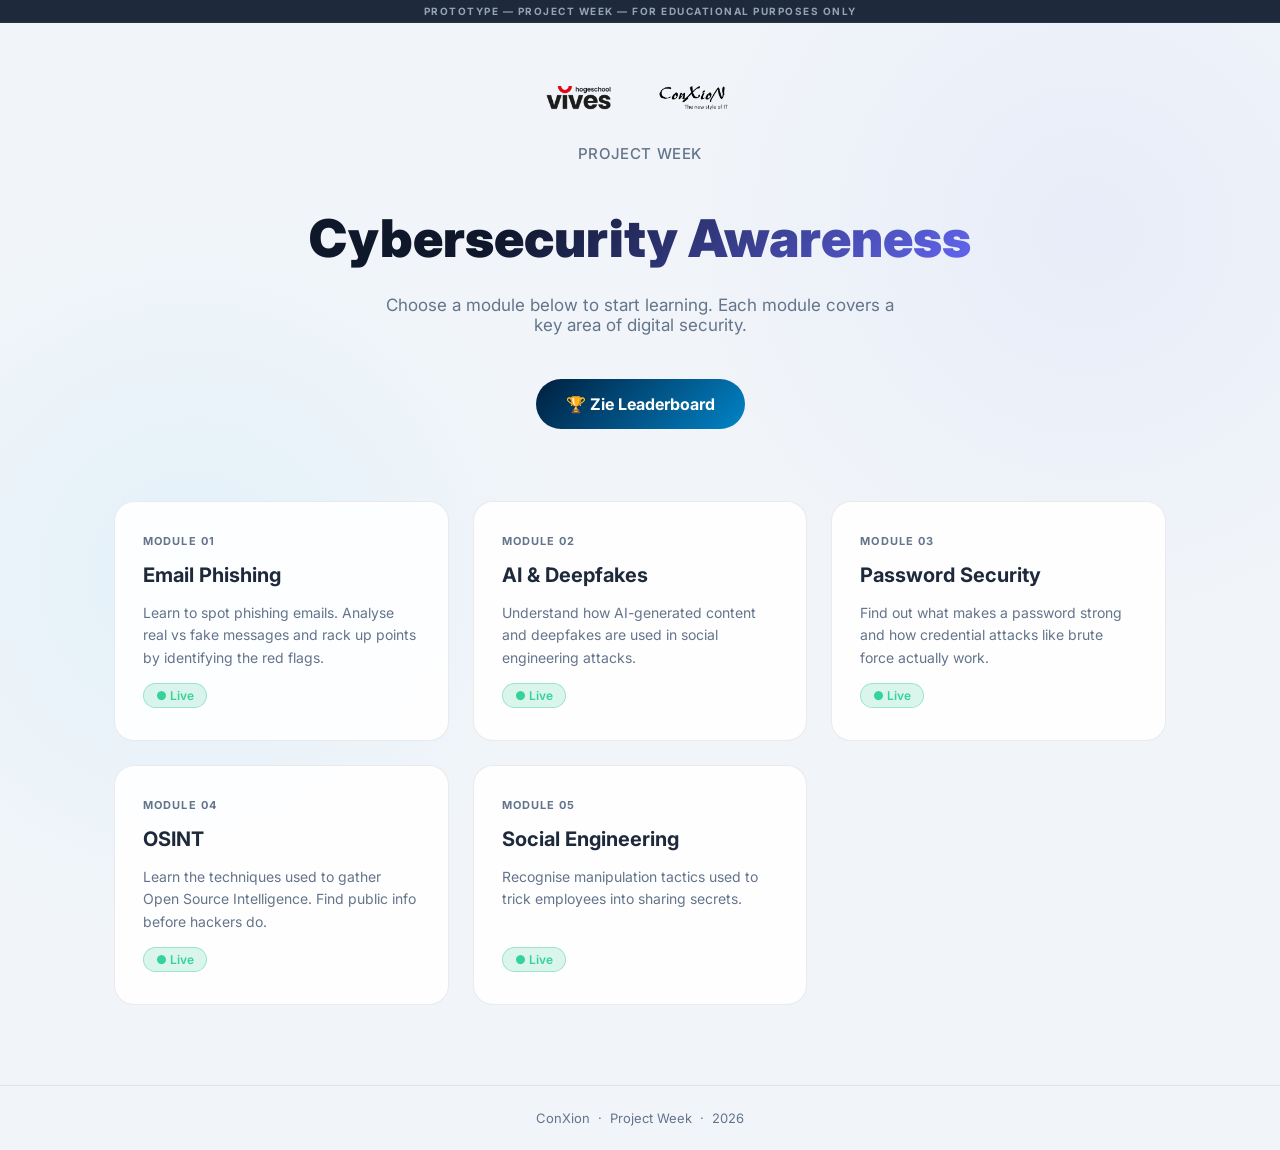
<file: index.html>
<!DOCTYPE html>
<html lang="en">

<head>
    <meta charset="UTF-8">
    <meta name="viewport" content="width=device-width, initial-scale=1.0">
    <title>ConXion — Project Week</title>
    <link rel="preconnect" href="https://fonts.googleapis.com">
    <link href="https://fonts.googleapis.com/css2?family=Inter:wght@400;500;600;700;800;900&display=swap"
        rel="stylesheet">
    <link rel="stylesheet" href="style.css">

</head>

<body>
    <div class="prototype-banner">
        PROTOTYPE — PROJECT WEEK — FOR EDUCATIONAL PURPOSES ONLY
    </div>

    <header>
        <div class="logo">
            <img src="vives.png" alt="VIVES Logo" style="height: 48px; width: auto; border-radius: 8px;">
            <img src="conxion.png" alt="ConXion Logo" style="height: 52px; width: auto; margin-left: 10px;">
        </div>
        <p class="tagline">Project Week</p>
        <h1 class="hero-title">Cybersecurity Awareness</h1>
        <p class="hero-sub">Choose a module below to start learning. Each module covers a key area of digital security.
        </p>
        <div style="margin-top: 30px; display: flex; justify-content: center; gap: 15px;">
            <a href="leaderboard.html" class="module-card"
                style="padding: 15px 30px; min-height: auto; max-width: 300px; display: flex; align-items: center; justify-content: center; gap: 10px; border-radius: 50px; background: linear-gradient(135deg, #001f3f, #0284c7); color: white; border: none; font-weight: 700; text-decoration: none; cursor: pointer; transition: transform 0.2s;">
                🏆 Zie Leaderboard
            </a>
        </div>
    </header>

    <div class="grid">

        <!-- Module 1 — live -->
        <a href="Module1-EmailPhishing/index.html" class="module-card active">
            <div class="card-number">Module 01</div>
            <div class="card-title">Email Phishing</div>
            <div class="card-desc">Learn to spot phishing emails. Analyse real vs fake messages and rack up points by
                identifying the red flags.</div>
            <div class="card-badge badge-live">● Live</div>
            <div class="card-arrow">→</div>
        </a>

        <!-- Module 2 — placeholder -->
        <a href="Module2-AI/index.html" class="module-card active">
            <div class="card-number">Module 02</div>
            <div class="card-title">AI & Deepfakes</div>
            <div class="card-desc">Understand how AI-generated content and deepfakes are used in social engineering
                attacks.</div>
            <div class="card-badge badge-live">● Live</div>
            <div class="card-arrow">→</div>
        </a>

        <!-- Module 3 — placeholder -->
        <a href="Module3-Password/index.html" class="module-card active">
            <div class="card-number">Module 03</div>
            <div class="card-title">Password Security</div>
            <div class="card-desc">Find out what makes a password strong and how credential attacks like brute force
                actually work.</div>
            <div class="card-badge badge-live">● Live</div>
        </a>

        <!-- Module 4 — placeholder -->
        <a href="Module4-XXX/index.html" class="module-card active">
            <div class="card-number">Module 04</div>
            <div class="card-title">OSINT</div>
            <div class="card-desc">
                Learn the techniques used to gather Open Source Intelligence.
                Find public info before hackers do.
            </div>
            <div class="card-badge badge-live">● Live</div>
        </a>

        <!-- Module 5 — placeholder -->
        <a href="Module5-XXX/index.html" class="module-card active">
            <div class="card-number">Module 05</div>
            <div class="card-title">Social Engineering</div>
            <div class="card-desc">Recognise manipulation tactics used to trick employees into sharing secrets.
            </div>
            <div class="card-badge badge-live">● Live</div>
        </a>

    </div>

    <footer>
        ConXion &nbsp;·&nbsp; Project Week &nbsp;·&nbsp; 2026
    </footer>

</body>

</html>
</file>
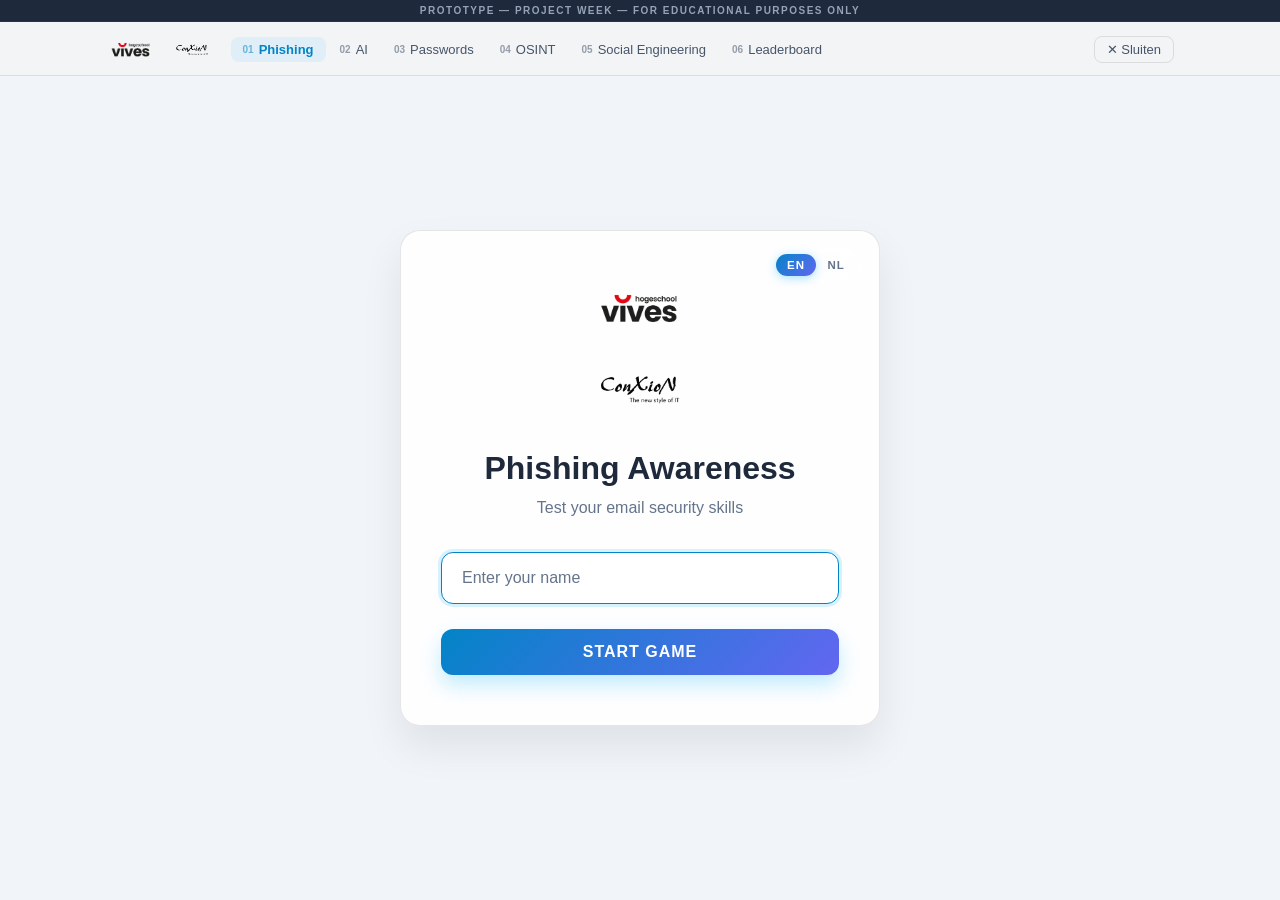
<file: Module1-EmailPhishing/index.html>
<!DOCTYPE html>
<html>

<head>
    <meta charset="UTF-8">
    <meta name="viewport" content="width=device-width, initial-scale=1.0">
    <title data-i18n="pageTitle">Phishing Awareness Game</title>
    <link rel="stylesheet" href="css/style.css">
</head>

<body class="centered">

    <div class="card glass-panel">
        <div class="logo-container">
            <img src="../vives.png" alt="VIVES Logo"
                style="height: 56px; width: auto; border-radius: 12px; margin-bottom: 8px;">
            <img src="../conxion.png" alt="ConXion Logo" style="height: 60px; width: auto;">
        </div>

        <div style="position:absolute;top:18px;right:18px;">
            <div class="lang-switch active-en" id="lang-switch-index">
                <div class="lang-thumb"></div>
                <span class="lang-opt" data-val="en">EN</span>
                <span class="lang-opt" data-val="nl">NL</span>
            </div>
        </div>

        <h1 data-i18n="heading">Phishing Awareness</h1>
        <p class="subtitle" data-i18n="subtitle">Test your email security skills</p>
        <input type="text" id="username" data-i18n-placeholder="namePlaceholder" placeholder="Enter your name"
            class="input-field">
        <button onclick="startGame()" class="btn btn-primary" data-i18n="startBtn">Start Game</button>
    </div>

    <script src="../nav.js"></script>
    <script src="js/i18n.js"></script>
    <script src="js/namePageScript.js"></script>

</body>

</html>
</file>
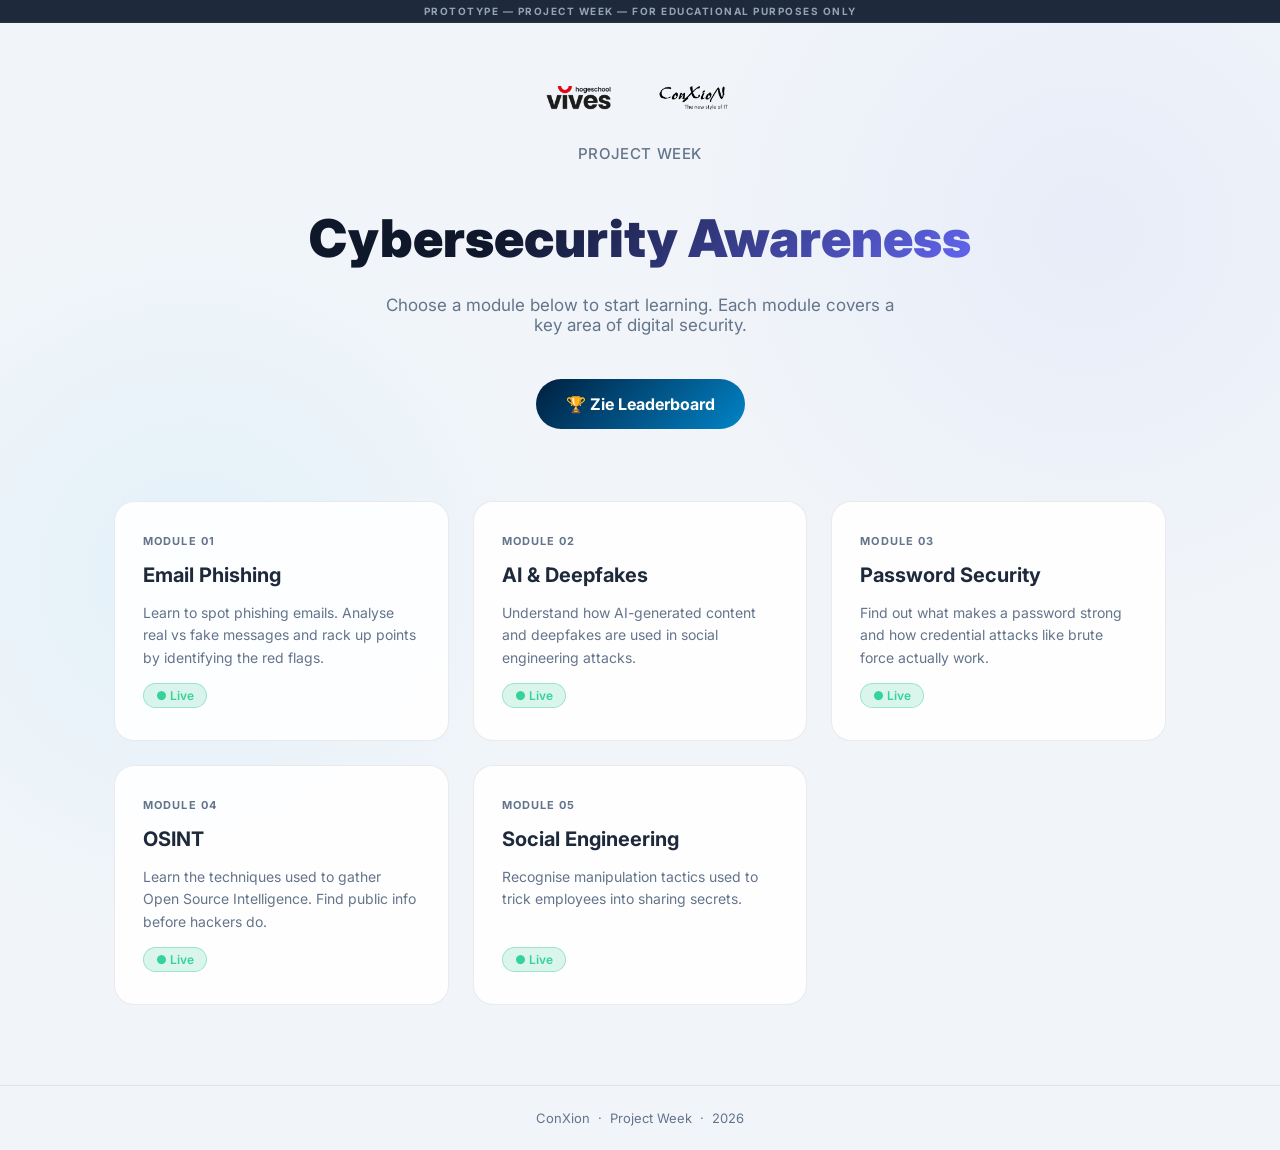
<file: quiz.html>
<!DOCTYPE html>
<html>

<head>
    <meta charset="UTF-8">
    <meta name="viewport" content="width=device-width, initial-scale=1.0">
    <title data-i18n="quizTitle">Phishing Quiz</title>
    <link rel="stylesheet" href="style.css">
</head>

<body>

    <div class="top-bar">
        <div class="top-bar-content">
            <div class="top-bar-left">
                <div class="logo-container horizontal">
                    <svg width="28" height="28" viewBox="0 0 100 100" fill="none" xmlns="http://www.w3.org/2000/svg">
                        <rect width="100" height="100" rx="20" fill="url(#paint_grad2)" fill-opacity="0.15" />
                        <path d="M30 30L70 70M70 30L30 70" stroke="url(#paint_grad2)" stroke-width="12"
                            stroke-linecap="round" />
                        <defs>
                            <linearGradient id="paint_grad2" x1="0" y1="0" x2="100" y2="100"
                                gradientUnits="userSpaceOnUse">
                                <stop stop-color="#38bdf8" />
                                <stop offset="1" stop-color="#818cf8" />
                            </linearGradient>
                        </defs>
                    </svg>
                    <div class="logo-text">Con<span>X</span>ion</div>
                </div>
                <button onclick="goHome()" class="btn-home" data-i18n="homeBtn">← Home</button>
            </div>
            <div style="display:flex;align-items:center;gap:12px;">
                <div class="lang-switch active-en" id="lang-switch-quiz">
                    <div class="lang-thumb"></div>
                    <span class="lang-opt" data-val="en">EN</span>
                    <span class="lang-opt" data-val="nl">NL</span>
                </div>
                <span id="welcome" style="color: var(--text-secondary);"></span>
                <span id="score-display" data-i18n="scoreLabel">Score: 0 / 0</span>
            </div>
        </div>
    </div>

    <div class="quiz-container">

        <div class="progress-bar">
            <div id="progress-fill" class="progress-fill"></div>
        </div>

        <div class="email-card glass-panel">
            <div class="email-header">
                <div class="email-field">
                    <p class="label" data-i18n="fromLabel">From:</p>
                    <p class="value" id="from"></p>
                </div>
                <div class="email-field">
                    <p class="label" data-i18n="subjectLabel">Subject:</p>
                    <p class="value" id="subject"></p>
                </div>
            </div>
            <div class="email-body" id="body"></div>
        </div>

        <div class="question-text" data-i18n="questionText">Is this email real or phishing?</div>

        <div class="buttons">
            <button onclick="answer('real')" class="btn btn-real" data-i18n="btnReal">✓ Real Email</button>
            <button onclick="answer('phishing')" class="btn btn-phishing" data-i18n="btnPhishing">⚠ Phishing</button>
        </div>

        <p id="feedback" class="feedback"></p>
        <button id="next-btn" onclick="nextQuestion()" class="btn btn-primary" style="display:none;"
            data-i18n="nextQuestion">Next Question</button>

        <div id="final-score-container" class="glass-panel" style="display:none;">
            <h2 id="final-score"></h2>
            <p class="final-message" data-i18n="finalMessage">Thank you for playing the ConXion Phishing Awareness Game.
            </p>
            <button id="restart-btn" onclick="restartGame()" class="btn btn-primary" data-i18n="playAgain">Play
                Again</button>
        </div>

    </div>

    <script src="i18n.js"></script>
    <script src="quizScript.js"></script>
</body>

</html>
</file>
<file: style.css>
:root {
    --primary: #0284c7;
    --secondary: #6366f1;
    --bg-light: #f1f5f9;
    --card-bg: rgba(255, 255, 255, 0.9);
    --border: rgba(0, 0, 0, 0.08);
    --text: #1e293b;
    --muted: #64748b;
}

* {
    margin: 0;
    padding: 0;
    box-sizing: border-box;
}

body {
    font-family: 'Inter', sans-serif;
    background: var(--bg-light);
    background-image:
        radial-gradient(circle at 15% 50%, rgba(56, 189, 248, .08), transparent 30%),
        radial-gradient(circle at 85% 20%, rgba(129, 140, 248, .08), transparent 30%);
    min-height: 100vh;
    color: var(--text);
    overflow-x: hidden;
    padding-top: 24px;
}

.prototype-banner {
    position: fixed;
    top: 0;
    left: 0;
    right: 0;
    z-index: 10000;
    background: #1e293b;
    color: #94a3b8;
    font-size: 10px;
    font-weight: 700;
    text-transform: uppercase;
    letter-spacing: 1.5px;
    text-align: center;
    padding: 5px 0;
    border-bottom: 1px solid rgba(255, 255, 255, 0.05);
}

/* ── Header ─────────────────────────────────────────── */
header {
    display: flex;
    align-items: center;
    justify-content: center;
    gap: 14px;
    padding: 48px 24px 16px;
    flex-direction: column;
    text-align: center;
}

.logo {
    display: flex;
    align-items: center;
    gap: 12px;
}

.logo-text {
    font-size: 36px;
    font-weight: 900;
    letter-spacing: -1px;
}

.logo-text span {
    color: inherit;
}

.tagline {
    font-size: 15px;
    color: var(--muted);
    font-weight: 500;
    margin-top: 6px;
    letter-spacing: 0.04em;
    text-transform: uppercase;
}

.hero-title {
    font-size: clamp(28px, 5vw, 52px);
    font-weight: 900;
    margin-top: 32px;
    line-height: 1.15;
    background: linear-gradient(135deg, #0f172a 30%, var(--secondary));
    background-clip: text;
    -webkit-background-clip: text;
    -webkit-text-fill-color: transparent;
}

.hero-sub {
    color: var(--muted);
    font-size: 17px;
    margin-top: 12px;
    max-width: 520px;
}

/* ── Module Grid ─────────────────────────────────────── */
.grid {
    display: grid;
    grid-template-columns: repeat(auto-fit, minmax(260px, 1fr));
    gap: 24px;
    max-width: 1100px;
    margin: 56px auto 80px;
    padding: 0 24px;
}

.module-card {
    background: var(--card-bg);
    backdrop-filter: blur(16px);
    -webkit-backdrop-filter: blur(16px);
    border: 1px solid var(--border);
    border-radius: 20px;
    padding: 32px 28px;
    text-decoration: none;
    color: var(--text);
    display: flex;
    flex-direction: column;
    gap: 14px;
    position: relative;
    overflow: hidden;
    transition: transform .25s ease, box-shadow .25s ease, border-color .25s ease;
    cursor: pointer;
}

.module-card::before {
    content: '';
    position: absolute;
    inset: 0;
    background: linear-gradient(135deg, var(--accent-a, #38bdf8), var(--accent-b, #818cf8));
    opacity: 0;
    transition: opacity .3s ease;
    border-radius: inherit;
}

.module-card:hover {
    transform: translateY(-6px);
    box-shadow: 0 20px 40px rgba(0, 0, 0, .08);
    border-color: var(--primary);
}

.module-card:hover::before {
    opacity: .06;
}

.module-card.active:hover {
    box-shadow: 0 24px 48px rgba(56, 189, 248, .2);
}

.module-card.placeholder {
    opacity: .65;
    cursor: default;
    background: rgba(241, 245, 249, 0.5);
}

.module-card.placeholder:hover {
    transform: none;
    box-shadow: none;
}

.card-icon {
    font-size: 36px;
    line-height: 1;
}

.card-number {
    font-size: 11px;
    font-weight: 700;
    letter-spacing: .1em;
    text-transform: uppercase;
    color: var(--muted);
}

.card-title {
    font-size: 20px;
    font-weight: 700;
    line-height: 1.3;
}

.card-desc {
    font-size: 14px;
    color: var(--muted);
    line-height: 1.6;
    flex: 1;
}

.card-badge {
    display: inline-flex;
    align-items: center;
    gap: 6px;
    font-size: 12px;
    font-weight: 600;
    padding: 4px 12px;
    border-radius: 20px;
    width: fit-content;
}

.badge-live {
    background: rgba(16, 185, 129, .15);
    color: #34d399;
    border: 1px solid rgba(16, 185, 129, .3);
}

.badge-soon {
    background: rgba(148, 163, 184, .1);
    color: var(--muted);
    border: 1px solid rgba(148, 163, 184, .2);
}

.card-arrow {
    position: absolute;
    bottom: 28px;
    right: 28px;
    font-size: 20px;
    opacity: 0;
    transform: translateX(-6px);
    transition: all .25s ease;
}

.module-card.active:hover .card-arrow {
    opacity: 1;
    transform: translateX(0);
}

/* ── Footer ─────────────────────────────────────────── */
footer {
    text-align: center;
    padding: 24px;
    color: var(--muted);
    font-size: 13px;
    border-top: 1px solid var(--border);
}

/* ── Animations ──────────────────────────────────────── */
@keyframes fadeUp {
    from {
        opacity: 0;
        transform: translateY(24px);
    }

    to {
        opacity: 1;
        transform: translateY(0);
    }
}

header {
    animation: fadeUp .6s ease both;
}

.module-card {
    animation: fadeUp .55s ease both;
}

.module-card:nth-child(1) {
    animation-delay: .05s;
}

.module-card:nth-child(2) {
    animation-delay: .12s;
}

.module-card:nth-child(3) {
    animation-delay: .19s;
}

.module-card:nth-child(4) {
    animation-delay: .26s;
}

.module-card:nth-child(5) {
    animation-delay: .33s;
}
</file>
<file: Module1-EmailPhishing/css/style.css>
:root {
    --primary: #0284c7;
    --primary-hover: #0369a1;
    --secondary: #6366f1;
    --success: #10b981;
    --danger: #ef4444;
    --bg-page: #f1f5f9;
    --card-bg: rgba(255, 255, 255, 0.9);
    --border-color: rgba(0, 0, 0, 0.1);
    --text-primary: #1e293b;
    --text-secondary: #64748b;
}

* {
    margin: 0;
    padding: 0;
    box-sizing: border-box;
}

body {
    font-family: 'Inter', 'Segoe UI', Tahoma, Geneva, Verdana, sans-serif;
    background-color: var(--bg-page);
    min-height: 100vh;
    color: var(--text-primary);
    overflow-x: hidden;
}

/* Glassmorphism utility */
.glass-panel {
    background: var(--card-bg);
    backdrop-filter: blur(16px);
    -webkit-backdrop-filter: blur(16px);
    border: 1px solid var(--border-color);
    box-shadow: 0 20px 40px rgba(0, 0, 0, 0.08);
    border-radius: 20px;
}

/* Logo Styling */
.logo-container {
    display: flex;
    flex-direction: column;
    align-items: center;
    gap: 15px;
    margin-bottom: 30px;
}

.logo-container.horizontal {
    flex-direction: row;
    margin-bottom: 0;
    gap: 10px;
}

.logo-text {
    font-size: 28px;
    font-weight: 800;
    letter-spacing: -0.5px;
    color: var(--text-primary);
}

.logo-container.horizontal .logo-text {
    font-size: 22px;
}

.logo-text span {
    color: inherit;
}

/* Name Page Styling */
.centered {
    display: flex;
    justify-content: center;
    align-items: center;
    height: 100vh;
    padding: 20px;
}

.card {
    padding: 50px 40px;
    text-align: center;
    max-width: 480px;
    width: 100%;
    animation: slideUp 0.6s cubic-bezier(0.16, 1, 0.3, 1);
}

.card h1 {
    font-size: 32px;
    margin-bottom: 12px;
    font-weight: 700;
}

.subtitle {
    color: var(--text-secondary);
    font-size: 16px;
    margin-bottom: 35px;
}

.input-field {
    width: 100%;
    padding: 16px 20px;
    margin-bottom: 25px;
    background: #ffffff;
    border: 1px solid var(--border-color);
    border-radius: 12px;
    font-size: 16px;
    color: var(--text-primary);
    transition: all 0.3s ease;
}

.input-field::placeholder {
    color: #64748b;
}

.input-field:focus {
    outline: none;
    border-color: var(--primary);
    box-shadow: 0 0 0 3px rgba(56, 189, 248, 0.2);
}

/* Button Styling */
.btn {
    padding: 14px 28px;
    border: none;
    border-radius: 12px;
    font-size: 16px;
    font-weight: 600;
    cursor: pointer;
    transition: all 0.3s ease;
    text-transform: uppercase;
    letter-spacing: 1px;
    position: relative;
    overflow: hidden;
}

.btn::after {
    content: '';
    position: absolute;
    top: 0;
    left: -100%;
    width: 100%;
    height: 100%;
    background: linear-gradient(90deg, transparent, rgba(255, 255, 255, 0.2), transparent);
    transition: left 0.5s ease;
}

.btn:hover::after {
    left: 100%;
}

.btn-primary {
    background: linear-gradient(135deg, var(--primary) 0%, var(--secondary) 100%);
    color: white;
    width: 100%;
    box-shadow: 0 10px 20px rgba(56, 189, 248, 0.3);
}

.btn-primary:hover {
    transform: translateY(-2px);
    box-shadow: 0 15px 25px rgba(56, 189, 248, 0.4);
}

.btn-primary:active {
    transform: translateY(0);
}

.btn-real {
    background: linear-gradient(135deg, #059669 0%, var(--success) 100%);
    color: white;
    flex: 1;
    min-width: 200px;
    box-shadow: 0 10px 20px rgba(16, 185, 129, 0.3);
}

.btn-real:hover {
    transform: translateY(-3px);
    box-shadow: 0 15px 25px rgba(16, 185, 129, 0.4);
}

.btn-phishing {
    background: linear-gradient(135deg, #be123c 0%, var(--danger) 100%);
    color: white;
    flex: 1;
    min-width: 200px;
    box-shadow: 0 10px 20px rgba(239, 68, 68, 0.3);
}

.btn-phishing:hover {
    transform: translateY(-3px);
    box-shadow: 0 15px 25px rgba(239, 68, 68, 0.4);
}

.btn:disabled {
    opacity: 0.5;
    cursor: not-allowed;
    transform: none;
    box-shadow: none;
}

/* Top Bar */
.top-bar {
    background: rgba(255, 255, 255, 0.8);
    backdrop-filter: blur(12px);
    -webkit-backdrop-filter: blur(12px);
    border-bottom: 1px solid var(--border-color);
    padding: 15px 20px;
    position: sticky;
    top: 0;
    z-index: 100;
}

.top-bar-content {
    max-width: 1000px;
    margin: 0 auto;
    display: flex;
    justify-content: space-between;
    align-items: center;
    font-size: 16px;
    font-weight: 600;
}

.top-bar-left {
    display: flex;
    align-items: center;
    gap: 20px;
}

.btn-home {
    background: transparent;
    color: var(--text-primary);
    padding: 8px 16px;
    border: 1px solid var(--border-color);
    border-radius: 8px;
    cursor: pointer;
    font-weight: 500;
    font-size: 14px;
    transition: all 0.3s;
}

.btn-home:hover {
    background: rgba(255, 255, 255, 0.1);
    border-color: rgba(255, 255, 255, 0.3);
}

/* Quiz Container */
.quiz-container {
    max-width: 800px;
    margin: 40px auto;
    padding: 20px;
    animation: fadeIn 0.5s ease-out;
}

.progress-bar {
    background: rgba(255, 255, 255, 0.05);
    height: 6px;
    border-radius: 10px;
    margin-bottom: 40px;
    overflow: hidden;
    border: 1px solid var(--border-color);
}

.progress-fill {
    height: 100%;
    background: linear-gradient(90deg, var(--primary) 0%, var(--secondary) 100%);
    width: 0%;
    transition: width 0.4s cubic-bezier(0.4, 0, 0.2, 1);
    box-shadow: 0 0 10px rgba(56, 189, 248, 0.5);
}

/* Email Card */
.email-card {
    padding: 35px;
    margin-bottom: 30px;
}

.email-header {
    border-bottom: 1px solid var(--border-color);
    margin-bottom: 25px;
    padding-bottom: 20px;
}

.email-field {
    margin-bottom: 15px;
    display: flex;
    flex-wrap: wrap;
    align-items: baseline;
    gap: 10px;
}

.email-field .label {
    font-weight: 700;
    color: var(--text-secondary);
    font-size: 12px;
    text-transform: uppercase;
    letter-spacing: 1px;
    width: 80px;
}

.email-field .value {
    color: var(--text-primary);
    font-size: 16px;
    word-break: break-all;
    margin: 0;
    font-family: monospace;
    background: rgba(0, 0, 0, 0.05);
    padding: 4px 10px;
    border-radius: 6px;
}

.email-body {
    white-space: pre-line;
    line-height: 1.7;
    color: var(--text-primary);
    background: rgba(0, 0, 0, 0.03);
    padding: 25px;
    border-radius: 12px;
    font-size: 15px;
    border: 1px solid rgba(0, 0, 0, 0.05);
}

.question-text {
    text-align: center;
    font-size: 20px;
    font-weight: 600;
    color: white;
    margin-bottom: 25px;
    letter-spacing: 0.5px;
}

.buttons {
    display: flex;
    justify-content: center;
    gap: 20px;
    margin-bottom: 30px;
    flex-wrap: wrap;
}

.feedback {
    text-align: center;
    font-size: 18px;
    font-weight: 600;
    margin-bottom: 20px;
    min-height: 27px;
    color: var(--text-primary);
    padding: 12px 16px;
    border-radius: 8px;
    background: rgba(255, 255, 255, 0.5);
    border: 1px solid var(--border-color);
    transition: opacity 0.3s;
}

.feedback.correct {
    color: var(--success);
    border-color: rgba(16, 185, 129, 0.3);
    background: rgba(16, 185, 129, 0.05);
}

.feedback.incorrect {
    color: var(--danger);
    border-color: rgba(239, 68, 68, 0.3);
    background: rgba(239, 68, 68, 0.05);
}

#final-score-container {
    padding: 50px;
    text-align: center;
}

#final-score {
    color: white;
    margin-bottom: 10px;
    font-size: 42px;
    font-weight: 800;
    background: linear-gradient(135deg, var(--primary), var(--secondary));
    background-clip: text;
    -webkit-background-clip: text;
    -webkit-text-fill-color: transparent;
}

.final-message {
    color: var(--text-secondary);
    font-size: 18px;
    margin-bottom: 40px;
}

/* ── Language Switch Slider ───────────────────────────────────────────────── */
.lang-switch {
    position: relative;
    display: inline-flex;
    align-items: center;
    background: rgba(255, 255, 255, 0.06);
    border: 1px solid rgba(255, 255, 255, 0.15);
    border-radius: 24px;
    padding: 4px;
    cursor: pointer;
    user-select: none;
    flex-shrink: 0;
}

.lang-thumb {
    position: absolute;
    top: 4px;
    left: 4px;
    width: 40px;
    height: calc(100% - 8px);
    background: linear-gradient(135deg, var(--primary), var(--secondary));
    border-radius: 20px;
    transition: transform 0.3s cubic-bezier(0.4, 0, 0.2, 1);
    box-shadow: 0 2px 10px rgba(56, 189, 248, 0.45);
    pointer-events: none;
}

.lang-switch.active-nl .lang-thumb {
    transform: translateX(40px);
}

.lang-opt {
    position: relative;
    z-index: 1;
    width: 40px;
    text-align: center;
    padding: 5px 0;
    font-size: 0.72rem;
    font-weight: 800;
    letter-spacing: 0.08em;
    color: var(--text-secondary);
    transition: color 0.25s ease;
    border-radius: 20px;
}

.lang-switch.active-en .lang-opt[data-val="en"],
.lang-switch.active-nl .lang-opt[data-val="nl"] {
    color: #ffffff;
}

/* ── Checklist Panel ─────────────────────────────────────────────────────── */
.clues-panel {
    margin-bottom: 20px;
    padding: 24px 28px;
}

.clues-heading {
    font-weight: 700;
    font-size: 15px;
    color: var(--text-primary);
    margin-bottom: 16px;
    padding-bottom: 12px;
    border-bottom: 1px solid var(--border-color);
}

.clue-item {
    display: flex;
    align-items: center;
    justify-content: space-between;
    gap: 14px;
    padding: 12px 16px;
    border-radius: 10px;
    margin-bottom: 8px;
    font-size: 14px;
    color: var(--text-primary);
    background: rgba(255, 255, 255, 0.03);
    border: 1px solid rgba(255, 255, 255, 0.06);
    transition: background 0.2s;
}

.clue-item.clue-right {
    background: rgba(16, 185, 129, 0.08);
    border-color: rgba(16, 185, 129, 0.25);
}

.clue-item.clue-missed {
    background: rgba(239, 68, 68, 0.08);
    border-color: rgba(239, 68, 68, 0.25);
}

.clue-item.clue-wrong {
    background: rgba(239, 68, 68, 0.08);
    border-color: rgba(239, 68, 68, 0.25);
}

.clue-item.clue-neutral {
    background: rgba(148, 163, 184, 0.05);
    border-color: rgba(148, 163, 184, 0.15);
}

.clue-label {
    display: flex;
    align-items: center;
    gap: 10px;
    cursor: pointer;
    font-size: 14px;
    color: var(--text-primary);
    flex: 1;
}

.clue-label input[type="checkbox"] {
    width: 18px;
    height: 18px;
    accent-color: var(--primary);
    cursor: pointer;
    flex-shrink: 0;
}

.clue-badge {
    font-size: 12px;
    font-weight: 600;
    white-space: nowrap;
    padding: 3px 10px;
    border-radius: 20px;
    background: rgba(255, 255, 255, 0.07);
    flex-shrink: 0;
}

.clue-result {
    margin-top: 16px;
    padding: 14px 18px;
    background: rgba(56, 189, 248, 0.08);
    border: 1px solid rgba(56, 189, 248, 0.2);
    border-radius: 10px;
    font-size: 14px;
    color: var(--text-primary);
    line-height: 1.6;
}

/* ── End-game Result ─────────────────────────────────────────────────────── */
.end-message {
    display: block;
    font-size: 22px;
    font-weight: 700;
    margin-bottom: 24px;
    background: linear-gradient(135deg, var(--primary), var(--secondary));
    background-clip: text;
    -webkit-background-clip: text;
    -webkit-text-fill-color: transparent;
}

.end-scores {
    display: flex;
    align-items: baseline;
    justify-content: center;
    gap: 16px;
    margin-bottom: 16px;
}

.end-score-main {
    font-size: 64px;
    font-weight: 900;
    line-height: 1;
    background: linear-gradient(135deg, var(--primary), var(--secondary));
    background-clip: text;
    -webkit-background-clip: text;
    -webkit-text-fill-color: transparent;
}

.end-score-main span {
    font-size: 28px;
    font-weight: 500;
    color: var(--text-secondary);
    -webkit-text-fill-color: var(--text-secondary);
}

.end-score-pct {
    font-size: 36px;
    font-weight: 800;
    color: var(--text-secondary);
}

.end-detail {
    font-size: 14px;
    color: var(--text-secondary);
    margin-bottom: 30px;
}

/* Animations */
@keyframes slideUp {
    from {
        opacity: 0;
        transform: translateY(30px) scale(0.95);
    }

    to {
        opacity: 1;
        transform: translateY(0) scale(1);
    }
}

@keyframes fadeIn {
    from {
        opacity: 0;
    }

    to {
        opacity: 1;
    }
}

@media (max-width: 768px) {

    .card,
    .email-card,
    #final-score-container {
        padding: 30px 20px;
    }

    .btn-real,
    .btn-phishing {
        width: 100%;
        margin: 5px 0;
    }

    .top-bar-content {
        flex-direction: column;
        gap: 15px;
        align-items: flex-start;
    }

    .email-field {
        flex-direction: column;
        gap: 5px;
    }
}
</file>
